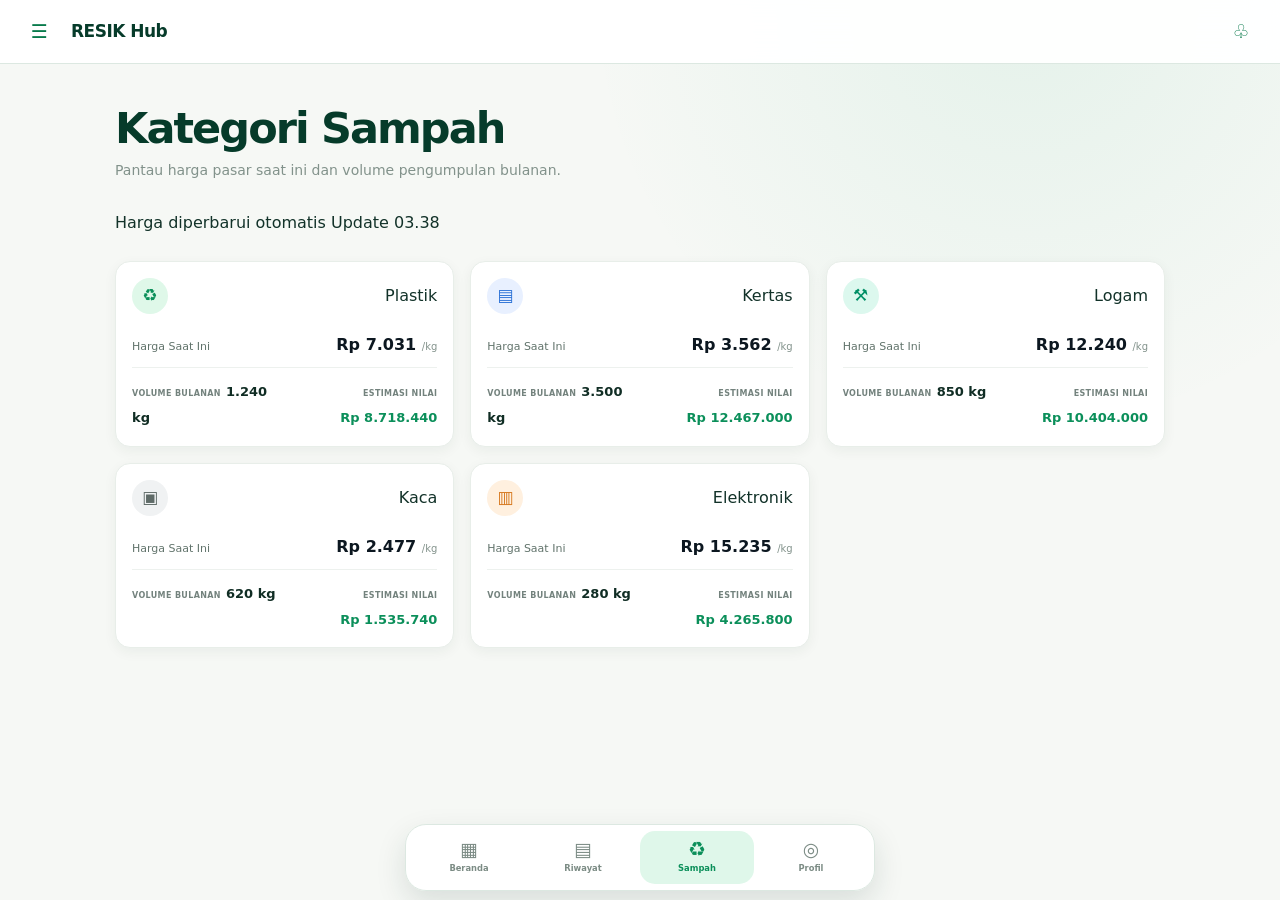
<file: sampah.html>
<!doctype html>
<html lang="id">
<head>
  <meta charset="utf-8">
  <meta name="viewport" content="width=device-width,initial-scale=1">

  <title>Kategori Sampah — RESIK Hub</title>

  <link rel="stylesheet" href="css/style.css">
</head>

<body>

<div class="app-shell">

  <!-- ================= HEADER ================= -->
  <header class="app-header">

    <button class="icon-btn" id="menuBtn" type="button">
      ☰
    </button>

    <div class="app-brand">
      RESIK Hub
    </div>

    <button class="icon-btn" id="notificationBtn" type="button">
      ♧
    </button>

  </header>


  <!-- ================= MAIN ================= -->
  <main class="app-main waste-page">

    <div class="waste-page-head">

      <h1 class="page-title">
        Kategori Sampah
      </h1>

      <p class="page-subtitle">
        Pantau harga pasar saat ini dan volume pengumpulan bulanan.
      </p>

    </div>


    <!-- ================= LIVE STATUS ================= -->
    <div class="live-market">

      <span class="live-dot"></span>

      <span>
        Harga diperbarui otomatis
      </span>

      <span id="lastUpdate">
        Baru saja
      </span>

    </div>


    <!-- ================= WASTE LIST ================= -->
    <section class="waste-list" id="wasteList"></section>


  </main>


  <!-- ================= BOTTOM NAV ================= -->
  <nav class="app-bottom">

    <a
      class="nav-item"
      href="dashboard-warga.html"
    >
      <span>▦</span>
      <small>Beranda</small>
    </a>


    <a
      class="nav-item"
      href="riwayat-penukaran.html"
    >
      <span>▤</span>
      <small>Riwayat</small>
    </a>


    <a
      class="nav-item active"
      href="sampah.html"
    >
      <span>♻</span>
      <small>Sampah</small>
    </a>


    <a
      class="nav-item"
      href="profil.html"
    >
      <span>◎</span>
      <small>Profil</small>
    </a>

  </nav>

</div>


<!-- ================= APP JS ================= -->
<script src="js/app.js"></script>


<script>

document.addEventListener("DOMContentLoaded", function () {

  /*
   * ============================================
   * DATA KATEGORI SAMPAH
   * ============================================
   *
   * Harga dibuat dalam Rupiah/kg agar lebih
   * relevan untuk RESIK Hub Indonesia.
   *
   * Harga akan diperbarui otomatis setiap 30 detik.
   */

  const wasteData = [

    {
      id: "plastik",
      name: "Plastik",
      icon: "♻",
      iconClass: "plastic",
      price: 7000,
      monthlyVolume: 1240
    },

    {
      id: "kertas",
      name: "Kertas",
      icon: "▤",
      iconClass: "paper",
      price: 3500,
      monthlyVolume: 3500
    },

    {
      id: "logam",
      name: "Logam",
      icon: "⚒",
      iconClass: "metal",
      price: 12000,
      monthlyVolume: 850
    },

    {
      id: "kaca",
      name: "Kaca",
      icon: "▣",
      iconClass: "glass",
      price: 2500,
      monthlyVolume: 620
    },

    {
      id: "elektronik",
      name: "Elektronik",
      icon: "▥",
      iconClass: "electronic",
      price: 15000,
      monthlyVolume: 280
    }

  ];


  /*
   * ============================================
   * FORMAT RUPIAH
   * ============================================
   */

  function formatRupiah(value) {

    return new Intl.NumberFormat("id-ID", {

      style: "currency",
      currency: "IDR",
      maximumFractionDigits: 0

    }).format(value);

  }


  /*
   * ============================================
   * FORMAT ANGKA
   * ============================================
   */

  function formatNumber(value) {

    return new Intl.NumberFormat("id-ID").format(value);

  }


  /*
   * ============================================
   * HITUNG PERUBAHAN HARGA
   * ============================================
   *
   * Perubahan kecil dibuat supaya tampilan
   * terasa seperti data pasar yang bergerak.
   */

  function updateMarketPrices() {

    wasteData.forEach(item => {

      const change =
        (Math.random() * 0.04) - 0.02;

      item.currentPrice =
        Math.round(
          item.price * (1 + change)
        );

    });

  }


  /*
   * ============================================
   * AMBIL TOTAL SAMPAH USER
   * ============================================
   *
   * Mencoba mengambil beberapa kemungkinan
   * property dari resikState supaya kompatibel
   * dengan app.js yang sudah dibuat.
   */

  function getUserWaste() {

    if (
      typeof resikState !== "undefined" &&
      resikState
    ) {

      if (
        typeof resikState.totalWasteKg === "number"
      ) {
        return resikState.totalWasteKg;
      }

      if (
        typeof resikState.totalWaste === "number"
      ) {
        return resikState.totalWaste;
      }

      if (
        typeof resikState.wasteKg === "number"
      ) {
        return resikState.wasteKg;
      }

    }

    return 0;

  }


  /*
   * ============================================
   * RENDER CARD
   * ============================================
   */

  function renderWasteCards() {

    const container =
      document.getElementById("wasteList");

    if (!container) return;


    container.innerHTML = wasteData.map(item => {

      const currentPrice =
        item.currentPrice || item.price;

      const estimatedValue =
        currentPrice * item.monthlyVolume;


      return `

        <article
          class="waste-card"
          data-category="${item.id}"
        >

          <!-- TOP -->
          <div class="waste-top">

            <div
              class="waste-icon ${item.iconClass}"
            >
              ${item.icon}
            </div>

            <span class="waste-category">
              ${item.name}
            </span>

          </div>


          <!-- PRICE -->
          <div class="price-row">

            <span>
              Harga Saat Ini
            </span>

            <strong>
              ${formatRupiah(currentPrice)}
              <small>/kg</small>
            </strong>

          </div>


          <!-- METRICS -->
          <div class="waste-metrics">

            <div>

              <small>
                VOLUME BULANAN
              </small>

              <b>
                ${formatNumber(item.monthlyVolume)} kg
              </b>

            </div>


            <div>

              <small>
                ESTIMASI NILAI
              </small>

              <b class="green-text">
                ${formatRupiah(estimatedValue)}
              </b>

            </div>

          </div>


        </article>

      `;

    }).join("");

  }


  /*
   * ============================================
   * LAST UPDATE
   * ============================================
   */

  function updateTime() {

    const element =
      document.getElementById("lastUpdate");

    if (!element) return;

    const now = new Date();

    element.textContent =
      "Update " +
      now.toLocaleTimeString(
        "id-ID",
        {
          hour: "2-digit",
          minute: "2-digit"
        }
      );

  }


  /*
   * ============================================
   * INITIAL LOAD
   * ============================================
   */

  updateMarketPrices();

  renderWasteCards();

  updateTime();


  /*
   * ============================================
   * AUTO UPDATE
   * ============================================
   *
   * Update setiap 30 detik.
   */

  setInterval(function () {

    updateMarketPrices();

    renderWasteCards();

    updateTime();

  }, 30000);


});

</script>

</body>
</html>
</file>
<file: css/style.css>
/* =========================================================
   RESIK HUB — GLOBAL STYLE
   Modern Green • Mobile First • Responsive
   LOGO VERSION — GRESIK HUB
========================================================= */

:root {
    --green-900: #063b2a;
    --green-800: #07553b;
    --green-700: #087a4b;
    --green-600: #0b8f5a;
    --green-500: #19a86b;

    --green-soft: #e9f7ef;
    --green-soft-2: #f3fbf6;

    --cream: #f6f8f5;
    --white: #ffffff;

    --text: #123229;
    --text-soft: #61736b;
    --muted: #82928b;

    --border: #dce8e1;

    --danger: #d94b4b;
    --blue: #1976d2;
    --blue-soft: #eaf3ff;

    --shadow-sm: 0 4px 14px rgba(15, 55, 40, 0.06);
    --shadow: 0 12px 35px rgba(15, 55, 40, 0.08);
    --shadow-lg: 0 22px 55px rgba(15, 55, 40, 0.12);

    --radius-sm: 10px;
    --radius: 16px;
    --radius-lg: 24px;

    --max-width: 1180px;

    --header-height: 64px;
    --bottom-nav-height: 67px;
}


/* =========================================================
   RESET
========================================================= */

*,
*::before,
*::after {
    box-sizing: border-box;
}

html {
    scroll-behavior: smooth;
}

body {
    margin: 0;
    padding: 0;
    min-height: 100vh;

    background:
        radial-gradient(
            circle at 80% 0%,
            rgba(25, 168, 107, 0.08),
            transparent 32%
        ),
        var(--cream);

    color: var(--text);

    font-family:
        Inter,
        ui-sans-serif,
        system-ui,
        -apple-system,
        BlinkMacSystemFont,
        "Segoe UI",
        sans-serif;

    line-height: 1.6;

    -webkit-font-smoothing: antialiased;
    text-rendering: optimizeLegibility;
}

img,
svg,
video,
canvas {
    display: block;
    max-width: 100%;
}

button,
input,
select,
textarea {
    font: inherit;
}

button {
    cursor: pointer;
}

button:disabled {
    cursor: not-allowed;
    opacity: 0.6;
}

a {
    color: inherit;
    text-decoration: none;
}


/* =========================================================
   TYPOGRAPHY
========================================================= */

h1,
h2,
h3,
p {
    margin-top: 0;
}

h1,
h2,
h3 {
    color: var(--green-900);
    line-height: 1.15;
    letter-spacing: -0.025em;
}

p {
    color: var(--text-soft);
}


/* =========================================================
   CONTAINER
========================================================= */

.section {
    width: min(calc(100% - 40px), var(--max-width));
    margin: 0 auto;

    padding-top: 90px;
    padding-bottom: 90px;
}


/* =========================================================
   LOGO
   LOGO UTAMA DARI:
   assets/logo-gresik-hub.png
========================================================= */

.logo {
    display: inline-flex;
    align-items: center;
    justify-content: flex-start;

    flex-shrink: 0;

    text-decoration: none;

    line-height: 0;
}

.logo-image {
    display: block;

    width: 155px;
    height: auto;

    max-height: 62px;

    object-fit: contain;
    object-position: left center;

    background: transparent;

    border: 0;

    user-select: none;
    -webkit-user-drag: none;
}

/*
   Logo lama berbasis simbol.
   Tetap disembunyikan agar tidak mengganggu
   apabila masih ada di HTML lama.
*/

.logo-mark {
    display: none !important;
}


/* =========================================================
   LANDING HEADER
========================================================= */

body > header,
.site-header {
    position: relative;

    width: min(calc(100% - 40px), var(--max-width));

    margin: 0 auto;

    min-height: 78px;

    display: flex;
    align-items: center;
    justify-content: space-between;

    gap: 30px;
}


/* =========================================================
   DESKTOP NAV
========================================================= */

.desktop-nav {
    display: flex;
    align-items: center;
    gap: 32px;
}

.desktop-nav a {
    color: var(--text-soft);

    font-size: 14px;
    font-weight: 600;

    transition:
        color 0.2s ease,
        transform 0.2s ease;
}

.desktop-nav a:hover {
    color: var(--green-700);
    transform: translateY(-1px);
}


/* =========================================================
   BUTTONS
========================================================= */

.btn {
    display: inline-flex;
    align-items: center;
    justify-content: center;

    min-height: 46px;

    padding: 0 22px;

    border: 0;
    border-radius: 12px;

    background: var(--green-700);
    color: white;

    font-size: 14px;
    font-weight: 750;

    box-shadow:
        0 7px 18px rgba(8, 122, 75, 0.18);

    transition:
        transform 0.2s ease,
        box-shadow 0.2s ease,
        background 0.2s ease;
}

.btn:hover {
    background: var(--green-800);

    transform: translateY(-1px);

    box-shadow:
        0 10px 24px rgba(8, 122, 75, 0.24);
}

.btn:active {
    transform: translateY(0);
}

.btn-sm {
    min-height: 40px;
    padding: 0 17px;
}

.btn-full {
    width: 100%;
}

.btn-outline {
    background: transparent;

    color: var(--green-700);

    border: 1px solid var(--border);

    box-shadow: none;
}

.btn-outline:hover {
    background: var(--green-soft);
    border-color: #b9dcca;
}


/* =========================================================
   EYEBROW
========================================================= */

.eyebrow {
    display: inline-flex;
    align-items: center;
    gap: 7px;

    margin-bottom: 15px;

    color: var(--green-700);

    font-size: 12px;
    font-weight: 800;

    letter-spacing: 0.12em;
    text-transform: uppercase;
}


/* =========================================================
   HERO
========================================================= */

.hero {
    min-height: 650px;

    display: grid;

    grid-template-columns:
        minmax(0, 1.05fr)
        minmax(380px, 0.95fr);

    align-items: center;

    gap: 70px;

    padding-top: 70px;
}

.hero-copy {
    max-width: 650px;
}

.hero h1 {
    margin-bottom: 24px;

    font-size: clamp(48px, 6vw, 78px);

    font-weight: 850;

    letter-spacing: -0.055em;
}

.hero h1 span {
    display: block;
    color: var(--green-700);
}

.hero p {
    max-width: 610px;

    margin-bottom: 30px;

    font-size: 17px;
    line-height: 1.75;
}

.hero-actions {
    display: flex;
    flex-wrap: wrap;

    gap: 12px;
}


/* =========================================================
   HERO DASHBOARD PREVIEW
========================================================= */

.hero-preview {
    display: flex;
    justify-content: center;
    align-items: center;
}

.mock-phone {
    width: min(100%, 390px);

    padding: 12px;

    border-radius: 34px;

    background: #102e25;

    box-shadow: var(--shadow-lg);

    transform: rotate(2deg);
}

.mock-top {
    min-height: 52px;

    display: flex;
    align-items: center;
    justify-content: space-between;

    padding: 0 17px;

    color: white;

    font-size: 13px;
}

.mock-top b {
    font-weight: 750;
}

.mock-body {
    min-height: 430px;

    padding: 24px;

    border-radius: 25px;

    background:
        linear-gradient(
            145deg,
            #f8fffa,
            #edf8f1
        );
}

.mini-greeting {
    margin-bottom: 20px;

    color: var(--green-900);

    font-size: 14px;
    font-weight: 700;
}

.mini-grid {
    display: grid;
    grid-template-columns: 1fr 1fr;
    gap: 10px;
}

.mini-grid > div {
    padding: 16px;

    border: 1px solid var(--border);

    border-radius: 15px;

    background: white;
}

.mini-grid b {
    display: block;

    color: var(--green-900);

    font-size: 24px;
}

.mini-grid small {
    color: var(--muted);

    font-size: 11px;
}

.mini-chart {
    height: 160px;

    margin-top: 15px;

    display: flex;
    align-items: end;

    gap: 10px;

    padding: 18px;

    border-radius: 17px;

    background: white;

    border: 1px solid var(--border);
}

.mini-chart i {
    flex: 1;

    display: block;

    border-radius: 8px 8px 3px 3px;

    background:
        linear-gradient(
            to top,
            var(--green-800),
            var(--green-500)
        );
}

.mini-chart i:nth-child(1) {
    height: 35%;
}

.mini-chart i:nth-child(2) {
    height: 52%;
}

.mini-chart i:nth-child(3) {
    height: 45%;
}

.mini-chart i:nth-child(4) {
    height: 75%;
}

.mini-chart i:nth-child(5) {
    height: 62%;
}


/* =========================================================
   SECTION HEAD
========================================================= */

.section-head {
    max-width: 720px;
    margin-bottom: 42px;
}

.section-head h2,
.ai-section h2,
.cta h2 {
    margin-bottom: 15px;

    font-size: clamp(32px, 4vw, 48px);

    font-weight: 800;
}

.section-head p {
    max-width: 650px;

    font-size: 16px;
}


/* =========================================================
   FEATURE GRID
========================================================= */

.feature-grid {
    display: grid;

    grid-template-columns: repeat(3, 1fr);

    gap: 18px;
}

.feature-card {
    padding: 27px;

    border: 1px solid var(--border);

    border-radius: var(--radius);

    background: rgba(255, 255, 255, 0.8);

    box-shadow: var(--shadow-sm);

    transition:
        transform 0.2s ease,
        box-shadow 0.2s ease;
}

.feature-card:hover {
    transform: translateY(-4px);

    box-shadow: var(--shadow);
}

.feature-icon {
    width: 45px;
    height: 45px;

    display: flex;
    align-items: center;
    justify-content: center;

    margin-bottom: 20px;

    border-radius: 13px;

    background: var(--green-soft);
    color: var(--green-700);

    font-size: 20px;
}

.feature-card h3 {
    margin-bottom: 10px;

    font-size: 18px;
}

.feature-card p {
    margin-bottom: 0;

    font-size: 14px;
    line-height: 1.7;
}


/* =========================================================
   AI SECTION
========================================================= */

.ai-section {
    display: grid;

    grid-template-columns:
        1fr
        0.8fr;

    align-items: center;

    gap: 70px;
}

.check-list {
    display: grid;

    gap: 13px;

    margin: 25px 0 0;
    padding: 0;

    list-style: none;
}

.check-list li {
    position: relative;

    padding-left: 28px;

    color: var(--text-soft);
}

.check-list li::before {
    content: "✓";

    position: absolute;

    left: 0;
    top: 0;

    color: var(--green-600);

    font-weight: 800;
}

.ai-card {
    position: relative;

    min-height: 390px;

    padding: 35px;

    display: flex;
    flex-direction: column;

    justify-content: center;

    overflow: hidden;

    border-radius: 28px;

    background:
        linear-gradient(
            145deg,
            var(--green-900),
            var(--green-700)
        );

    color: white;

    box-shadow: var(--shadow-lg);
}

.ai-card b {
    position: relative;
    z-index: 1;

    color: #b9f2d3;

    font-size: 13px;
}

.ai-card strong {
    position: relative;
    z-index: 1;

    margin: 8px 0;

    font-size: 45px;
}

.ai-card small {
    position: relative;
    z-index: 1;

    max-width: 280px;

    color: rgba(255, 255, 255, 0.72);

    line-height: 1.6;
}

.ai-glow {
    position: absolute;

    top: -60px;
    right: -50px;

    width: 190px;
    height: 190px;

    display: flex;
    align-items: center;
    justify-content: center;

    border-radius: 50%;

    background:
        rgba(255, 255, 255, 0.09);

    font-size: 60px;
}

.bars {
    position: relative;
    z-index: 1;

    height: 110px;

    display: flex;
    align-items: end;

    gap: 10px;

    margin-top: 30px;
}

.bars i {
    flex: 1;

    border-radius: 7px 7px 2px 2px;

    background:
        rgba(255, 255, 255, 0.35);
}

.bars i:nth-child(1) {
    height: 35%;
}

.bars i:nth-child(2) {
    height: 55%;
}

.bars i:nth-child(3) {
    height: 42%;
}

.bars i:nth-child(4) {
    height: 78%;
}

.bars i:nth-child(5) {
    height: 65%;
}


/* =========================================================
   STATS
========================================================= */

.stats-grid {
    display: grid;

    grid-template-columns: repeat(4, 1fr);

    gap: 16px;
}

.stat {
    padding: 28px;

    border-radius: var(--radius);

    background: white;

    border: 1px solid var(--border);
}

.stat strong {
    display: block;

    margin-bottom: 6px;

    color: var(--green-800);

    font-size: 34px;

    line-height: 1;
}

.stat span {
    color: var(--muted);

    font-size: 13px;
}


/* =========================================================
   STEPS
========================================================= */

.steps {
    display: grid;

    grid-template-columns: repeat(4, 1fr);

    gap: 18px;
}

.steps > div {
    padding: 25px;

    border-top: 2px solid var(--green-600);
}

.steps b {
    color: var(--green-600);

    font-size: 13px;
}

.steps h3 {
    margin-top: 15px;
    margin-bottom: 8px;
}

.steps p {
    font-size: 14px;
}


/* =========================================================
   CTA
========================================================= */

.cta {
    margin-top: 30px;
    margin-bottom: 70px;

    padding: 70px 30px;

    text-align: center;

    border-radius: 30px;

    background:
        linear-gradient(
            135deg,
            var(--green-900),
            var(--green-700)
        );

    box-shadow: var(--shadow-lg);
}

.cta h2 {
    color: white;
}

.cta p {
    margin-bottom: 25px;

    color: rgba(255, 255, 255, 0.72);
}

.cta .btn {
    background: white;

    color: var(--green-800);

    box-shadow: none;
}


/* =========================================================
   FOOTER
========================================================= */

footer {
    width: min(calc(100% - 40px), var(--max-width));

    margin: 0 auto;

    padding: 45px 0;

    display: flex;
    flex-direction: column;

    gap: 5px;

    border-top: 1px solid var(--border);

    text-align: center;
}

footer b {
    color: var(--green-900);
}

footer span {
    color: var(--muted);

    font-size: 13px;
}


/* =========================================================
   APP SHELL
========================================================= */

.app-shell {
    min-height: 100vh;

    position: relative;
}


/* =========================================================
   APP HEADER
========================================================= */

.app-header {
    position: sticky;

    top: 0;

    z-index: 50;

    height: var(--header-height);

    display: grid;

    grid-template-columns: auto 1fr auto;

    align-items: center;

    padding: 0 20px;

    background:
        rgba(255, 255, 255, 0.94);

    border-bottom: 1px solid var(--border);

    backdrop-filter: blur(15px);
    -webkit-backdrop-filter: blur(15px);
}

.app-brand {
    justify-self: start;

    margin-left: 13px;

    color: var(--green-900);

    font-size: 17px;

    font-weight: 850;

    letter-spacing: -0.03em;
}

.app-header .icon-btn:last-child {
    justify-self: end;
}


/* =========================================================
   APP HEADER LOGO
========================================================= */

.app-header .logo {
    display: inline-flex;
    align-items: center;

    line-height: 0;
}

.app-header .logo-image {
    width: 128px;
    max-height: 52px;
}


/* =========================================================
   ICON BUTTON
========================================================= */

.icon-btn {
    width: 38px;
    height: 38px;

    display: inline-flex;

    align-items: center;
    justify-content: center;

    padding: 0;

    border: 0;

    border-radius: 10px;

    background: transparent;

    color: var(--green-700);

    font-size: 19px;

    transition:
        background 0.2s ease,
        transform 0.2s ease;
}

.icon-btn:hover {
    background: var(--green-soft);
}

.icon-btn:active {
    transform: scale(0.95);
}


/* =========================================================
   APP MAIN
========================================================= */

.app-main {
    width: min(calc(100% - 40px), 1050px);

    margin: 0 auto;

    padding: 42px 0 145px;
}


/* =========================================================
   PAGE TITLE
========================================================= */

.page-title {
    margin-bottom: 7px;

    font-size: clamp(30px, 4vw, 43px);

    font-weight: 850;

    letter-spacing: -0.045em;
}

.page-subtitle {
    max-width: 650px;

    margin-bottom: 28px;

    color: var(--muted);

    font-size: 14px;

    line-height: 1.55;
}


/* =========================================================
   DASHBOARD ACTIONS
========================================================= */

.dashboard-actions {
    display: flex;

    flex-wrap: wrap;

    gap: 10px;

    margin-bottom: 24px;
}

.quick-btn {
    min-height: 43px;

    padding: 0 16px;

    border: 1px solid var(--border);

    border-radius: 11px;

    background: white;

    color: var(--text);

    font-size: 13px;

    font-weight: 700;

    transition:
        background 0.2s ease,
        border 0.2s ease,
        transform 0.2s ease;
}

.quick-btn:hover {
    background: var(--green-soft);

    border-color: #b9dcca;

    transform: translateY(-1px);
}

.quick-btn.primary {
    background: var(--green-700);

    color: white;

    border-color: var(--green-700);
}


/* =========================================================
   METRICS
========================================================= */

.metrics {
    display: grid;

    grid-template-columns: repeat(4, 1fr);

    gap: 15px;

    margin-bottom: 24px;
}

.metric-card {
    min-height: 145px;

    padding: 22px;

    border: 1px solid var(--border);

    border-radius: var(--radius);

    background: white;

    box-shadow: var(--shadow-sm);
}

.metric-card > small {
    display: block;

    margin-bottom: 13px;

    color: var(--muted);

    font-size: 12px;

    font-weight: 650;
}

.metric-card strong {
    display: block;

    color: var(--green-900);

    font-size: 29px;
}

.metric-card em {
    display: inline-block;

    margin-top: 10px;

    color: var(--green-600);

    font-size: 12px;

    font-style: normal;

    font-weight: 700;
}


/* =========================================================
   PANEL
========================================================= */

.panel {
    margin-bottom: 20px;

    padding: 24px;

    border: 1px solid var(--border);

    border-radius: var(--radius);

    background: white;

    box-shadow: var(--shadow-sm);
}

.panel h2 {
    margin-bottom: 0;

    font-size: 19px;
}

.panel-head {
    display: flex;

    align-items: center;

    justify-content: space-between;

    gap: 15px;

    margin-bottom: 20px;
}


/* =========================================================
   TAG
========================================================= */

.tag {
    display: inline-flex;

    align-items: center;

    min-height: 25px;

    padding: 0 9px;

    border-radius: 999px;

    background: #f1f5ff;

    color: #56637a;

    font-size: 10px;

    font-weight: 750;

    white-space: nowrap;
}


/* =========================================================
   WASTE LIST
========================================================= */

.waste-list {
    display: grid;

    grid-template-columns:
        repeat(3, minmax(0, 1fr));

    gap: 16px;

    margin-top: 25px;
}


/* =========================================================
   WASTE CARD
========================================================= */

.waste-card {
    position: relative;

    overflow: hidden;

    padding: 16px;

    border: 1px solid #e8eee9;

    border-radius: 15px;

    background: #ffffff;

    box-shadow:
        0 4px 13px rgba(20, 60, 45, 0.055);

    transition:
        transform 0.2s ease,
        box-shadow 0.2s ease,
        border-color 0.2s ease;
}

.waste-card:hover {
    transform: translateY(-2px);

    border-color: #cfe5d8;

    box-shadow:
        0 9px 24px rgba(20, 60, 45, 0.09);
}

.waste-top {
    display: flex;

    align-items: center;

    justify-content: space-between;

    gap: 10px;

    margin-bottom: 18px;
}

.waste-icon {
    width: 36px;
    height: 36px;

    flex: 0 0 36px;

    display: flex;

    align-items: center;
    justify-content: center;

    border-radius: 50%;

    background: #dff8e9;

    color: var(--green-600);

    font-size: 17px;

    font-weight: 700;
}

.waste-card:nth-child(2) .waste-icon {
    background: #e8f0ff;
    color: #3175d8;
}

.waste-card:nth-child(3) .waste-icon {
    background: #dcf8ee;
    color: #008f66;
}

.waste-card:nth-child(4) .waste-icon {
    background: #f0f2f3;
    color: #5f6b68;
}

.waste-card:nth-child(5) .waste-icon {
    background: #fff0df;
    color: #d77a21;
}

.price-row {
    display: flex;

    align-items: baseline;

    justify-content: space-between;

    gap: 10px;

    padding-bottom: 10px;

    border-bottom: 1px solid #edf1ee;
}

.price-row span {
    color: #61736b;

    font-size: 11px;

    white-space: nowrap;
}

.price-row strong {
    color: #0c1720;

    font-size: 16px;

    font-weight: 800;

    white-space: nowrap;
}

.price-row strong small {
    color: #82928b;

    font-size: 10px;

    font-weight: 500;
}

.waste-metrics {
    display: grid;

    grid-template-columns: 1fr 1fr;

    gap: 12px;

    padding-top: 10px;
}

.waste-metrics > div:last-child {
    text-align: right;
}

.waste-metrics small {
    display: inline-block;

    margin-bottom: 2px;

    color: #73827d;

    font-size: 8px;

    font-weight: 700;

    letter-spacing: 0.045em;
}

.waste-metrics b {
    color: #102d24;

    font-size: 13px;

    font-weight: 800;
}

.waste-metrics .green-text {
    color: var(--green-600) !important;
}


/* =========================================================
   POINTS CARD
========================================================= */

.points-card {
    position: relative;

    overflow: hidden;

    margin-bottom: 24px;

    padding: 26px;

    border: 1px solid #bfe4ce;

    border-radius: 20px;

    background:
        linear-gradient(
            135deg,
            #f8fffa 0%,
            #eaf8f0 100%
        );

    box-shadow: var(--shadow-sm);
}

.points-card::after {
    content: "";

    position: absolute;

    width: 180px;
    height: 180px;

    right: -70px;
    top: -80px;

    border-radius: 50%;

    background:
        rgba(25, 168, 107, 0.08);

    pointer-events: none;
}

.points-card h2 {
    margin-bottom: 10px;

    font-size: 19px;
}

.points-card > small {
    display: block;

    color: var(--muted);

    font-size: 11px;

    font-weight: 800;
}

.points-value {
    margin: 4px 0 8px;

    color: var(--green-900);

    font-size: 38px;

    font-weight: 850;

    line-height: 1.1;
}


/* =========================================================
   CHART
========================================================= */

.chart {
    height: 220px;

    display: flex;

    align-items: end;

    gap: 12px;

    padding: 25px 15px 10px;

    border-radius: 15px;

    background:
        repeating-linear-gradient(
            to top,
            transparent 0,
            transparent 42px,
            #edf2ef 43px
        );
}

.chart i {
    flex: 1;

    min-height: 8px;

    border-radius: 8px 8px 3px 3px;

    background:
        linear-gradient(
            to top,
            var(--green-800),
            var(--green-500)
        );
}


/* =========================================================
   AI INSIGHT
========================================================= */

.ai-insight-panel {
    background:
        linear-gradient(
            145deg,
            #f7fffa,
            white
        );
}

.ai-insight-header {
    display: flex;

    align-items: flex-start;

    justify-content: space-between;

    gap: 20px;
}

.ai-label {
    display: inline-block;

    margin-bottom: 5px;

    color: var(--green-600);

    font-size: 12px;

    font-weight: 800;
}

.ai-status {
    padding: 6px 10px;

    border-radius: 999px;

    background: var(--green-soft);

    color: var(--green-700);

    font-size: 10px;

    font-weight: 800;
}

.ai-recommendation {
    margin-top: 18px;

    padding: 16px;

    border-radius: 13px;

    background: var(--green-soft-2);

    border: 1px solid #d9eee2;
}

.ai-recommendation strong {
    color: var(--green-800);

    font-size: 13px;
}

.ai-recommendation p {
    margin: 5px 0 0;

    font-size: 13px;
}


/* =========================================================
   REWARD CATALOG
========================================================= */

.catalog-grid {
    display: grid;

    grid-template-columns:
        repeat(2, minmax(0, 1fr));

    gap: 18px;

    margin-top: 20px;
}

.reward-card {
    overflow: hidden;

    border: 1px solid var(--border);

    border-radius: 18px;

    background: white;

    box-shadow: var(--shadow-sm);

    transition:
        transform 0.2s ease,
        box-shadow 0.2s ease;
}

.reward-card:hover {
    transform: translateY(-3px);

    box-shadow: var(--shadow);
}

.reward-image {
    height: 190px;

    display: flex;

    align-items: center;
    justify-content: center;

    background:
        linear-gradient(
            145deg,
            #eef9f2,
            #dff2e7
        );

    font-size: 70px;
}

.reward-body {
    padding: 20px;
}

.reward-body h3 {
    margin: 9px 0 8px;

    font-size: 18px;
}

.reward-body p {
    min-height: 48px;

    margin-bottom: 17px;

    font-size: 13px;
}

.reward-card-top {
    display: flex;
    align-items: center;
    justify-content: space-between;
    gap: 10px;
}

.price-pill {
    display: inline-flex;

    align-items: center;

    min-height: 28px;

    padding: 0 10px;

    border-radius: 999px;

    background: var(--green-soft);

    color: var(--green-700);

    font-size: 11px;

    font-weight: 800;
}

.reward-price {
    color: var(--muted);

    font-size: 11px;

    font-weight: 700;

    white-space: nowrap;
}

.redeem {
    width: 100%;

    min-height: 43px;

    border: 0;

    border-radius: 11px;

    background: var(--green-700);

    color: white;

    font-size: 13px;

    font-weight: 750;
}

.redeem:hover {
    background: var(--green-800);
}

.reward-redeem.unlocked {
    background: var(--green-700);
    color: white;
}

.reward-redeem:disabled {
    opacity: 0.65;
}


/* =========================================================
   REWARD PROGRESS
========================================================= */

.reward-progress {
    margin: 20px 0;

    padding: 18px;

    border-radius: 15px;

    background: white;

    border: 1px solid var(--border);
}

.reward-progress-head {
    display: flex;

    align-items: center;

    justify-content: space-between;

    margin-bottom: 10px;

    font-size: 13px;

    font-weight: 700;
}

.reward-progress-bar {
    width: 100%;

    height: 9px;

    overflow: hidden;

    border-radius: 999px;

    background: #e7eee9;
}

.reward-progress-bar span {
    display: block;

    height: 100%;

    width: 0;

    border-radius: inherit;

    background:
        linear-gradient(
            90deg,
            var(--green-700),
            var(--green-500)
        );

    transition: width 0.4s ease;
}


/* =========================================================
   REWARD PAGE EXTRA
========================================================= */

.reward-summary-top {
    display: flex;
    align-items: flex-start;
    justify-content: space-between;
    gap: 20px;
}

.reward-progress-head strong {
    color: var(--green-800);
}

.reward-progress-info {
    display: flex;
    justify-content: space-between;
    align-items: center;

    margin-top: 8px;

    color: var(--muted);

    font-size: 11px;
}

.reward-progress-info strong {
    color: var(--green-700);
}

.reward-status {
    margin-top: 15px;

    padding: 12px 14px;

    border-radius: 12px;

    border: 1px solid #eadfbf;

    background: #fff9e9;

    color: #80691d;

    font-size: 12px;

    line-height: 1.5;
}

.reward-status.locked {
    background: #fff9e9;
}

.reward-status.unlocked {
    background: #e8f8ef;

    color: #087a4d;

    border-color: #bfe8d0;
}

.reward-summary-extra {
    display: grid;

    grid-template-columns: 1fr 1fr;

    gap: 12px;

    margin-top: 16px;
}

.reward-mini-stat {
    background: rgba(255,255,255,.55);

    border: 1px solid rgba(255,255,255,.7);

    border-radius: 12px;

    padding: 13px;
}

.reward-mini-stat small {
    display: block;

    color: #65756e;

    font-size: 11px;

    font-weight: 700;

    margin-bottom: 5px;
}

.reward-mini-stat strong {
    display: block;

    font-size: 20px;

    color: #064f35;
}

.reward-mini-stat span {
    font-size: 11px;

    color: #087f3e;

    font-weight: 700;
}

.reward-user {
    margin-top: 5px;

    color: #587068;

    font-size: 12px;
}


/* =========================================================
   TRANSACTION / HISTORY
========================================================= */

.history-item {
    display: flex;

    align-items: center;

    gap: 14px;

    padding: 15px 0;

    border-bottom: 1px solid #edf2ef;
}

.history-item:last-child {
    border-bottom: 0;
}

.thumb {
    width: 56px;
    height: 56px;

    flex: 0 0 56px;

    display: flex;

    align-items: center;
    justify-content: center;

    border-radius: 13px;

    background: var(--green-soft);

    font-size: 25px;
}

.history-item h3 {
    margin-bottom: 5px;

    font-size: 15px;
}

.negative {
    color: var(--danger);

    font-size: 13px;

    margin-left: 5px;
}

.meta {
    color: var(--muted);

    font-size: 11px;
}

.status {
    display: inline-flex;

    margin-top: 5px;

    padding: 3px 8px;

    border-radius: 999px;

    background: var(--green-soft);

    color: var(--green-700);

    font-size: 10px;

    font-weight: 750;
}

.empty-history {
    padding: 38px 20px;

    text-align: center;

    color: var(--muted);
}

.empty-history .empty-icon {
    width: 55px;
    height: 55px;

    display: flex;

    align-items: center;
    justify-content: center;

    margin: 0 auto 12px;

    border-radius: 50%;

    background: var(--green-soft);

    font-size: 25px;
}

.empty-history h3 {
    margin-bottom: 6px;

    font-size: 16px;
}

.empty-history p {
    margin-bottom: 0;

    font-size: 13px;
}


/* =========================================================
   FORM
========================================================= */

label {
    display: flex;

    flex-direction: column;

    gap: 8px;

    color: var(--text);

    font-size: 13px;

    font-weight: 700;
}

input,
textarea,
select {
    width: 100%;

    min-height: 46px;

    padding: 0 14px;

    border: 1px solid var(--border);

    border-radius: 11px;

    outline: none;

    background: white;

    color: var(--text);

    font-size: 14px;

    transition:
        border 0.2s ease,
        box-shadow 0.2s ease;
}

textarea {
    padding-top: 12px;
    padding-bottom: 12px;
}

input:focus,
textarea:focus,
select:focus {
    border-color: var(--green-500);

    box-shadow:
        0 0 0 4px
        rgba(25, 168, 107, 0.09);
}

input[readonly] {
    background: #f0f4f2;
}


/* =========================================================
   TRANSACTION PAGE
========================================================= */

.scanner-actions {
    display: flex;

    flex-wrap: wrap;

    gap: 10px;

    margin-top: 15px;
}

.scanner-note {
    margin: 12px 0 0;

    color: var(--muted);

    font-size: 12px;
}

.qr-scanner {
    position: relative;

    min-height: 300px;

    overflow: hidden;

    display: flex;

    align-items: center;

    justify-content: center;

    border-radius: 18px;

    background: #102e25;
}

.qr-scanner video {
    width: 100%;

    height: 300px;

    object-fit: cover;
}

.qr-overlay {
    position: absolute;

    inset: 0;

    display: flex;

    flex-direction: column;

    align-items: center;

    justify-content: center;

    text-align: center;

    background:
        rgba(0, 0, 0, 0.22);
}

.qr-frame {
    width: 180px;
    height: 180px;

    border: 2px solid white;

    border-radius: 20px;
}

.qr-overlay p {
    margin: 20px 0 0;

    color: white;

    font-size: 12px;
}


/* =========================================================
   ADMIN
========================================================= */

.admin-grid {
    display: grid;

    grid-template-columns:
        repeat(4, 1fr);

    gap: 15px;

    margin-bottom: 22px;
}

.admin-card {
    padding: 22px;

    border: 1px solid var(--border);

    border-radius: var(--radius);

    background: white;

    box-shadow: var(--shadow-sm);
}

.admin-card small {
    display: block;

    margin-bottom: 10px;

    color: var(--muted);

    font-size: 12px;
}

.admin-card strong {
    display: block;

    color: var(--green-900);

    font-size: 25px;
}

.green-text {
    color: var(--green-600) !important;
}


/* =========================================================
   TABLE
========================================================= */

.table-wrap {
    width: 100%;

    overflow-x: auto;
}

.data-table {
    width: 100%;

    border-collapse: collapse;

    font-size: 13px;
}

.data-table th,
.data-table td {
    padding: 14px 12px;

    border-bottom: 1px solid #edf2ef;

    text-align: left;

    white-space: nowrap;
}

.data-table th {
    color: var(--muted);

    font-size: 11px;

    font-weight: 800;

    text-transform: uppercase;
}

.data-table td {
    color: var(--text);
}


/* =========================================================
   AUTH
========================================================= */

.auth-page {
    min-height: 100vh;
}

.auth-shell {
    min-height: 100vh;

    position: relative;

    padding-top: 1px;
}

.auth-logo {
    position: absolute;

    top: 24px;
    left: 32px;
}

.auth-logo .logo-image {
    width: 155px;
    max-height: 58px;
}

.auth-card {
    width: min(
        calc(100% - 40px),
        470px
    );

    margin: 120px auto 60px;

    padding: 38px;

    border: 1px solid var(--border);

    border-radius: 24px;

    background: white;

    box-shadow: var(--shadow-lg);
}

.auth-card h1 {
    margin-bottom: 8px;

    font-size: 30px;
}

.muted {
    color: var(--muted);
}

.role-switch {
    display: grid;

    grid-template-columns: 1fr 1fr;

    gap: 5px;

    margin: 25px 0;

    padding: 5px;

    border-radius: 12px;

    background: var(--green-soft);
}

.role {
    min-height: 42px;

    border: 0;

    border-radius: 9px;

    background: transparent;

    color: var(--green-800);

    font-weight: 750;
}

.role.active {
    background: white;

    box-shadow: var(--shadow-sm);
}

#loginForm,
#registerForm {
    display: grid;

    gap: 18px;
}

.form-row {
    display: flex;

    align-items: center;

    justify-content: space-between;

    gap: 15px;

    font-size: 12px;
}

.form-row a {
    color: var(--green-700);

    font-weight: 700;
}

label.check {
    display: flex;

    flex-direction: row;

    align-items: center;

    gap: 8px;

    font-weight: 500;
}

label.check input {
    width: 16px;

    min-height: 16px;
}

.auth-foot {
    margin: 25px 0 0;

    text-align: center;

    font-size: 13px;
}

.auth-foot a {
    color: var(--green-700);

    font-weight: 750;
}

.auth-message {
    display: none;

    margin: 0;

    font-size: 13px;

    line-height: 1.5;
}


/* =========================================================
   PROFILE PAGE
========================================================= */

.profile-top {
    margin-bottom: 18px;
}

.profile-name {
    margin: 0 0 8px;

    color: var(--green-900);

    font-size: 34px;

    font-weight: 850;

    line-height: 1.1;

    letter-spacing: -0.04em;
}

.location {
    display: flex;

    align-items: center;

    gap: 6px;

    color: var(--text-soft);

    font-size: 14px;
}

.badges {
    display: flex;

    flex-wrap: wrap;

    align-items: center;

    gap: 8px;
}

.badge {
    display: inline-flex;

    align-items: center;

    justify-content: center;

    min-height: 32px;

    padding: 0 13px;

    border-radius: 999px;

    font-size: 10px;

    line-height: 1.15;

    font-weight: 750;

    text-align: center;
}

.badge.green {
    background: var(--green-soft);

    color: var(--green-700);

    border: 1px solid #d7eee0;
}

.badge.blue {
    background: var(--blue-soft);

    color: var(--blue);

    border: 1px solid #d9e9ff;
}


/* =========================================================
   PROFILE DIGITAL CARD
========================================================= */

.digital-card {
    position: relative;

    min-height: 170px;

    display: flex;

    flex-direction: column;

    align-items: center;

    justify-content: center;

    text-align: center;

    padding: 24px;
}

.digital-card h2 {
    width: 100%;

    margin-bottom: 14px;

    text-align: left;

    font-size: 19px;
}

.digital-card small {
    margin-top: 9px;

    color: var(--muted);

    font-size: 10px;

    font-weight: 600;
}

.qr-box {
    width: 100px;
    height: 100px;

    display: flex;

    align-items: center;
    justify-content: center;

    overflow: hidden;

    border: 1px solid #edf1ee;

    border-radius: 8px;

    background: white;

    color: #17241f;

    font-size: 52px;

    line-height: 1;

    box-shadow:
        0 2px 8px rgba(15, 55, 40, 0.05);

    cursor: pointer;

    transition:
        transform 0.2s ease,
        box-shadow 0.2s ease;
}

.qr-box:hover {
    transform: scale(1.02);

    box-shadow:
        0 5px 16px rgba(15, 55, 40, 0.1);
}

.qr-box:active {
    transform: scale(0.98);
}


/* =========================================================
   PROFILE STAT CARD
========================================================= */

.stat-card {
    position: relative;

    min-height: 135px;

    padding: 25px 30px;
}

.stat-card small {
    display: block;

    color: var(--text-soft);

    font-size: 11px;

    font-weight: 700;

    letter-spacing: 0.04em;
}

.stat-card strong {
    color: var(--green-900);

    font-size: 34px !important;

    font-weight: 850;

    line-height: 1.05;
}

.stat-card span {
    color: var(--text-soft);

    font-size: 13px;
}


/* =========================================================
   PROFILE CARD ICON
========================================================= */

.stat-card::after {
    content: "";

    position: absolute;

    right: 25px;

    top: 25px;

    width: 28px;

    height: 28px;

    display: flex;

    align-items: center;

    justify-content: center;

    border-radius: 50%;

    pointer-events: none;
}

.stat-card:nth-of-type(3)::after {
    content: "♧";

    color: var(--green-600);

    font-size: 20px;
}

.stat-card:nth-of-type(4)::after {
    content: "♙";

    color: #1976d2;

    font-size: 20px;
}


/* =========================================================
   PROFILE DESKTOP
========================================================= */

@media (min-width: 901px) {

    .profile-top {
        padding-top: 4px;
    }

    .profile-name {
        font-size: 40px;
    }

    .profile-top .badges {
        margin-top: 16px;
    }

    .digital-card {
        min-height: 155px;

        align-items: flex-start;

        justify-content: center;

        padding-left: 30px;

        text-align: left;
    }

    .digital-card h2 {
        margin-bottom: 8px;
    }

    .digital-card .qr-box {
        width: 78px;
        height: 78px;

        font-size: 38px;
    }

    .digital-card small {
        margin-left: 0;
    }

    .stat-card {
        min-height: 175px;

        display: flex;

        flex-direction: column;

        justify-content: center;
    }
}


/* =========================================================
   TOAST
========================================================= */

.toast {
    position: fixed;

    left: 50%;
    bottom: 95px;

    z-index: 999;

    transform:
        translate(-50%, 20px);

    max-width:
        calc(100% - 30px);

    padding: 13px 18px;

    border-radius: 12px;

    background: var(--green-900);

    color: white;

    font-size: 13px;

    font-weight: 650;

    opacity: 0;

    pointer-events: none;

    transition:
        opacity 0.25s ease,
        transform 0.25s ease;

    box-shadow: var(--shadow-lg);
}

.toast.show {
    opacity: 1;

    transform:
        translate(-50%, 0);
}


/* =========================================================
   MODAL
========================================================= */

.modal {
    position: fixed;

    inset: 0;

    z-index: 500;

    display: none;

    align-items: center;

    justify-content: center;

    padding: 20px;

    background:
        rgba(5, 35, 25, 0.45);

    backdrop-filter: blur(5px);
}

.modal.show {
    display: flex;
}

.modal > * {
    width: 100%;

    max-width: 500px;
}


/* =========================================================
   BOTTOM NAVIGATION
========================================================= */

.app-bottom {
    position: fixed;

    left: 50%;

    bottom: 15px;

    z-index: 1000;

    transform:
        translateX(-50%);

    width:
        min(
            calc(100% - 30px),
            470px
        );

    min-height: var(--bottom-nav-height);

    display: grid;

    grid-template-columns:
        repeat(4, 1fr);

    padding: 6px;

    border:
        1px solid #dce8e1;

    border-radius: 21px;

    background:
        rgba(255, 255, 255, 0.97);

    box-shadow:
        0 12px 30px rgba(21, 57, 44, 0.13);

    backdrop-filter: blur(15px);
    -webkit-backdrop-filter: blur(15px);
}

.nav-item {
    min-width: 0;

    min-height: 53px;

    display: flex;

    flex-direction: column;

    align-items: center;

    justify-content: center;

    gap: 3px;

    border-radius: 15px;

    color: #7c8c85;

    font-size: 10px;

    font-weight: 700;

    transition:
        background 0.2s ease,
        color 0.2s ease,
        transform 0.2s ease;
}

.nav-item span {
    display: block;

    font-size: 19px;

    line-height: 1;
}

.nav-item:hover {
    color: var(--green-700);
}

.nav-item:active {
    transform: scale(0.97);
}

.nav-item.active {
    background:
        #dff7ea;

    color:
        var(--green-600);
}

.nav-item.active span {
    font-size: 20px;
}


/* =========================================================
   MOBILE
========================================================= */

@media (max-width: 600px) {

    body {
        background:
            #f7f8f6;
    }


    /* -----------------------------------------
       HEADER
    ----------------------------------------- */

    .site-header,
    body > header {
        width: calc(100% - 28px);

        min-height: 68px;

        gap: 12px;
    }

    .desktop-nav {
        display: none;
    }

    .site-header .logo-image {
        width: 132px;
        max-height: 52px;
    }

    .app-header {
        height: 62px;

        padding: 0 15px;

        grid-template-columns:
            auto
            1fr
            auto;
    }

    .app-brand {
        margin-left: 10px;

        font-size: 17px;
    }

    .icon-btn {
        width: 35px;
        height: 35px;

        font-size: 18px;
    }

    .app-header .logo-image {
        width: 112px;
        max-height: 45px;
    }


    /* -----------------------------------------
       MAIN
    ----------------------------------------- */

    .app-main {
        width:
            calc(100% - 28px);

        padding:
            18px 0 120px;
    }


    /* -----------------------------------------
       PROFILE
    ----------------------------------------- */

    .profile-top {
        margin-bottom: 16px;

        padding: 4px 2px 0;
    }

    .profile-name {
        margin-bottom: 4px;

        font-size: 25px;

        font-weight: 850;
    }

    .location {
        font-size: 11px;
    }

    .badges {
        gap: 7px;

        margin-top: 12px !important;
    }

    .badge {
        min-height: 29px;

        padding: 0 11px;

        font-size: 8px;
    }


    /* -----------------------------------------
       DIGITAL CARD
    ----------------------------------------- */

    .digital-card {
        min-height: 183px;

        padding: 18px 17px;

        margin-bottom: 18px;
    }

    .digital-card h2 {
        margin-bottom: 10px;

        font-size: 16px;
    }

    .qr-box {
        width: 88px;
        height: 88px;

        font-size: 45px;
    }

    .digital-card small {
        margin-top: 7px;

        font-size: 8px;
    }


    /* -----------------------------------------
       PROFILE STAT
    ----------------------------------------- */

    .stat-card {
        min-height: 93px;

        padding: 17px 16px;

        margin-bottom: 12px;
    }

    .stat-card small {
        font-size: 9px;
    }

    .stat-card strong {
        margin: 5px 0 !important;

        font-size: 27px !important;
    }

    .stat-card span {
        font-size: 9px;
    }

    .stat-card::after {
        right: 17px;

        top: 16px;
    }


    /* -----------------------------------------
       PAGE TITLE
    ----------------------------------------- */

    .page-title {
        margin-bottom: 5px;

        font-size: 20px;

        font-weight: 800;

        letter-spacing: -0.025em;
    }

    .page-subtitle {
        max-width: 340px;

        margin-bottom: 20px;

        font-size: 11px;

        line-height: 1.45;
    }


    /* -----------------------------------------
       WASTE
    ----------------------------------------- */

    .waste-list {
        display: grid;

        grid-template-columns: 1fr;

        gap: 12px;

        margin-top: 0;
    }

    .waste-card {
        padding: 12px;

        border-radius: 13px;

        box-shadow:
            0 3px 10px rgba(25, 60, 45, 0.055);
    }

    .waste-top {
        margin-bottom: 13px;
    }

    .waste-icon {
        width: 35px;
        height: 35px;

        flex-basis: 35px;

        font-size: 16px;
    }

    .tag {
        min-height: 23px;

        padding: 0 8px;

        font-size: 9px;
    }

    .price-row {
        padding-bottom: 8px;
    }

    .price-row span {
        font-size: 10px;
    }

    .price-row strong {
        font-size: 15px;
    }

    .price-row strong small {
        font-size: 9px;
    }

    .waste-metrics {
        padding-top: 8px;

        gap: 8px;
    }

    .waste-metrics small {
        font-size: 7px;
    }

    .waste-metrics b {
        font-size: 12px;
    }


    /* -----------------------------------------
       BOTTOM NAVIGATION
    ----------------------------------------- */

    .app-bottom {
        width:
            calc(100% - 20px);

        bottom: 9px;

        min-height: 62px;

        padding: 5px;

        border-radius: 18px;
    }

    .nav-item {
        min-height: 50px;

        border-radius: 13px;

        font-size: 8.5px;
    }

    .nav-item span {
        font-size: 17px;
    }

    .nav-item.active span {
        font-size: 18px;
    }


    /* -----------------------------------------
       OTHER PAGES
    ----------------------------------------- */

    .section {
        width:
            calc(100% - 28px);

        padding-top: 65px;

        padding-bottom: 65px;
    }

    .hero {
        min-height: auto;

        grid-template-columns: 1fr;

        gap: 40px;

        padding-top: 45px;
    }

    .hero h1 {
        font-size: 43px;
    }

    .hero p {
        font-size: 15px;
    }

    .hero-actions {
        flex-direction: column;

        align-items: stretch;
    }

    .hero-actions .btn {
        width: 100%;
    }

    .mock-phone {
        width: 100%;

        transform: none;
    }

    .feature-grid,
    .stats-grid,
    .steps,
    .metrics,
    .admin-grid,
    .catalog-grid {
        grid-template-columns: 1fr;
    }

    .ai-section {
        grid-template-columns: 1fr;
    }

    .panel {
        padding: 19px;
    }

    .dashboard-actions {
        display: grid;

        grid-template-columns: 1fr;
    }

    .dashboard-actions .quick-btn {
        width: 100%;
    }

    .points-card {
        padding: 20px;
    }

    .points-value {
        font-size: 34px;
    }

    .qr-scanner,
    .qr-scanner video {
        min-height: 250px;

        height: 250px;
    }

    .qr-frame {
        width: 160px;
        height: 160px;
    }

    .auth-logo {
        position: static;

        display: flex;

        justify-content: center;

        margin-top: 22px;
    }

    .auth-logo .logo-image {
        width: 145px;
        max-height: 58px;
    }

    .auth-card {
        width:
            calc(100% - 28px);

        margin-top: 25px;

        padding: 25px 20px;
    }

    .form-row {
        align-items: flex-start;

        flex-direction: column;
    }

    .history-item {
        align-items: flex-start;
    }

    .thumb {
        width: 50px;
        height: 50px;

        flex-basis: 50px;
    }

    .history-item h3 {
        font-size: 14px;
    }

    .negative {
        display: block;

        margin: 2px 0 0;
    }

    .reward-image {
        height: 180px;
    }

    .reward-summary-extra {
        grid-template-columns: 1fr 1fr;
    }

    .reward-card-top {
        align-items: flex-start;
        flex-direction: column;
    }

    .reward-price {
        font-size: 10px;
    }
}


/* =========================================================
   TABLET
========================================================= */

@media (min-width: 601px) and (max-width: 900px) {

    .site-header,
    body > header {
        width: calc(100% - 36px);
    }

    .site-header .desktop-nav {
        display: none;
    }

    .site-header .logo-image {
        width: 142px;
    }

    .app-main {
        width:
            min(
                calc(100% - 36px),
                760px
            );
    }

    .waste-list {
        grid-template-columns:
            repeat(2, minmax(0, 1fr));
    }

    .feature-grid {
        grid-template-columns:
            repeat(2, 1fr);
    }

    .stats-grid,
    .steps,
    .metrics,
    .admin-grid {
        grid-template-columns:
            repeat(2, 1fr);
    }

    .ai-section {
        grid-template-columns: 1fr;
    }

    .catalog-grid {
        grid-template-columns:
            repeat(2, 1fr);
    }

    .desktop-nav {
        display: none;
    }

    .profile-name {
        font-size: 32px;
    }

    .digital-card {
        min-height: 180px;
    }

    .stat-card {
        min-height: 140px;
    }
}


/* =========================================================
   DESKTOP APP
========================================================= */

@media (min-width: 901px) {

    .app-main {
        padding-top: 40px;
    }

    .waste-card {
        min-height: 185px;
    }

    .profile-top {
        max-width: 100%;
    }

    .digital-card,
    .stat-card {
        width: 100%;
    }
}


/* =========================================================
   LARGE DESKTOP
========================================================= */

@media (min-width: 1200px) {

    .app-main {
        width:
            min(
                calc(100% - 60px),
                1050px
            );
    }

    .profile-name {
        font-size: 42px;
    }

    .site-header .logo-image {
        width: 165px;
    }
}


/* =========================================================
   VERY SMALL MOBILE
========================================================= */

@media (max-width: 380px) {

    .site-header,
    body > header {
        width: calc(100% - 20px);
    }

    .site-header .logo-image {
        width: 118px;
        max-height: 48px;
    }

    .app-header {
        padding: 0 10px;
    }

    .app-main {
        width:
            calc(100% - 20px);
    }

    .app-header .logo-image {
        width: 102px;
    }

    .profile-name {
        font-size: 23px;
    }

    .badge {
        font-size: 7.5px;

        padding: 0 9px;
    }

    .digital-card {
        min-height: 175px;

        padding: 16px;
    }

    .qr-box {
        width: 82px;
        height: 82px;
    }

    .stat-card {
        min-height: 90px;

        padding: 15px;
    }

    .stat-card strong {
        font-size: 25px !important;
    }

    .page-title {
        font-size: 19px;
    }

    .page-subtitle {
        font-size: 10.5px;
    }

    .waste-card {
        padding: 11px;
    }

    .price-row strong {
        font-size: 14px;
    }

    .waste-metrics b {
        font-size: 11px;
    }

    .app-bottom {
        width:
            calc(100% - 12px);

        bottom: 6px;
    }

    .nav-item {
        font-size: 8px;
    }

    .nav-item span {
        font-size: 16px;
    }

    .points-value {
        font-size: 30px;
    }

    .auth-logo .logo-image {
        width: 130px;
    }
}


/* =========================================================
   ACCESSIBILITY / REDUCED MOTION
========================================================= */

@media (prefers-reduced-motion: reduce) {

    *,
    *::before,
    *::after {
        scroll-behavior: auto !important;

        animation-duration: 0.01ms !important;
        animation-iteration-count: 1 !important;

        transition-duration: 0.01ms !important;
    }
}


/* =========================================================
   SAFE AREA — MOBILE NOTCH
========================================================= */

@supports (padding: env(safe-area-inset-bottom)) {

    .app-bottom {
        bottom:
            calc(
                9px + env(safe-area-inset-bottom)
            );
    }

    .app-main {
        padding-bottom:
            calc(
                120px + env(safe-area-inset-bottom)
            );
    }
}


/* =========================================================
   LOGO SAFETY
   Mencegah gambar logo rusak karena aturan img global
========================================================= */

.logo-image {
    object-fit: contain !important;
    object-position: center !important;
}


/* =========================================================
   LANDING LOGO FINAL
========================================================= */

.site-header .logo,
.auth-logo {
    overflow: visible;
}

.site-header .logo-image,
.auth-logo .logo-image {
    display: block !important;

    background: transparent !important;

    border: 0 !important;
}
</file>
